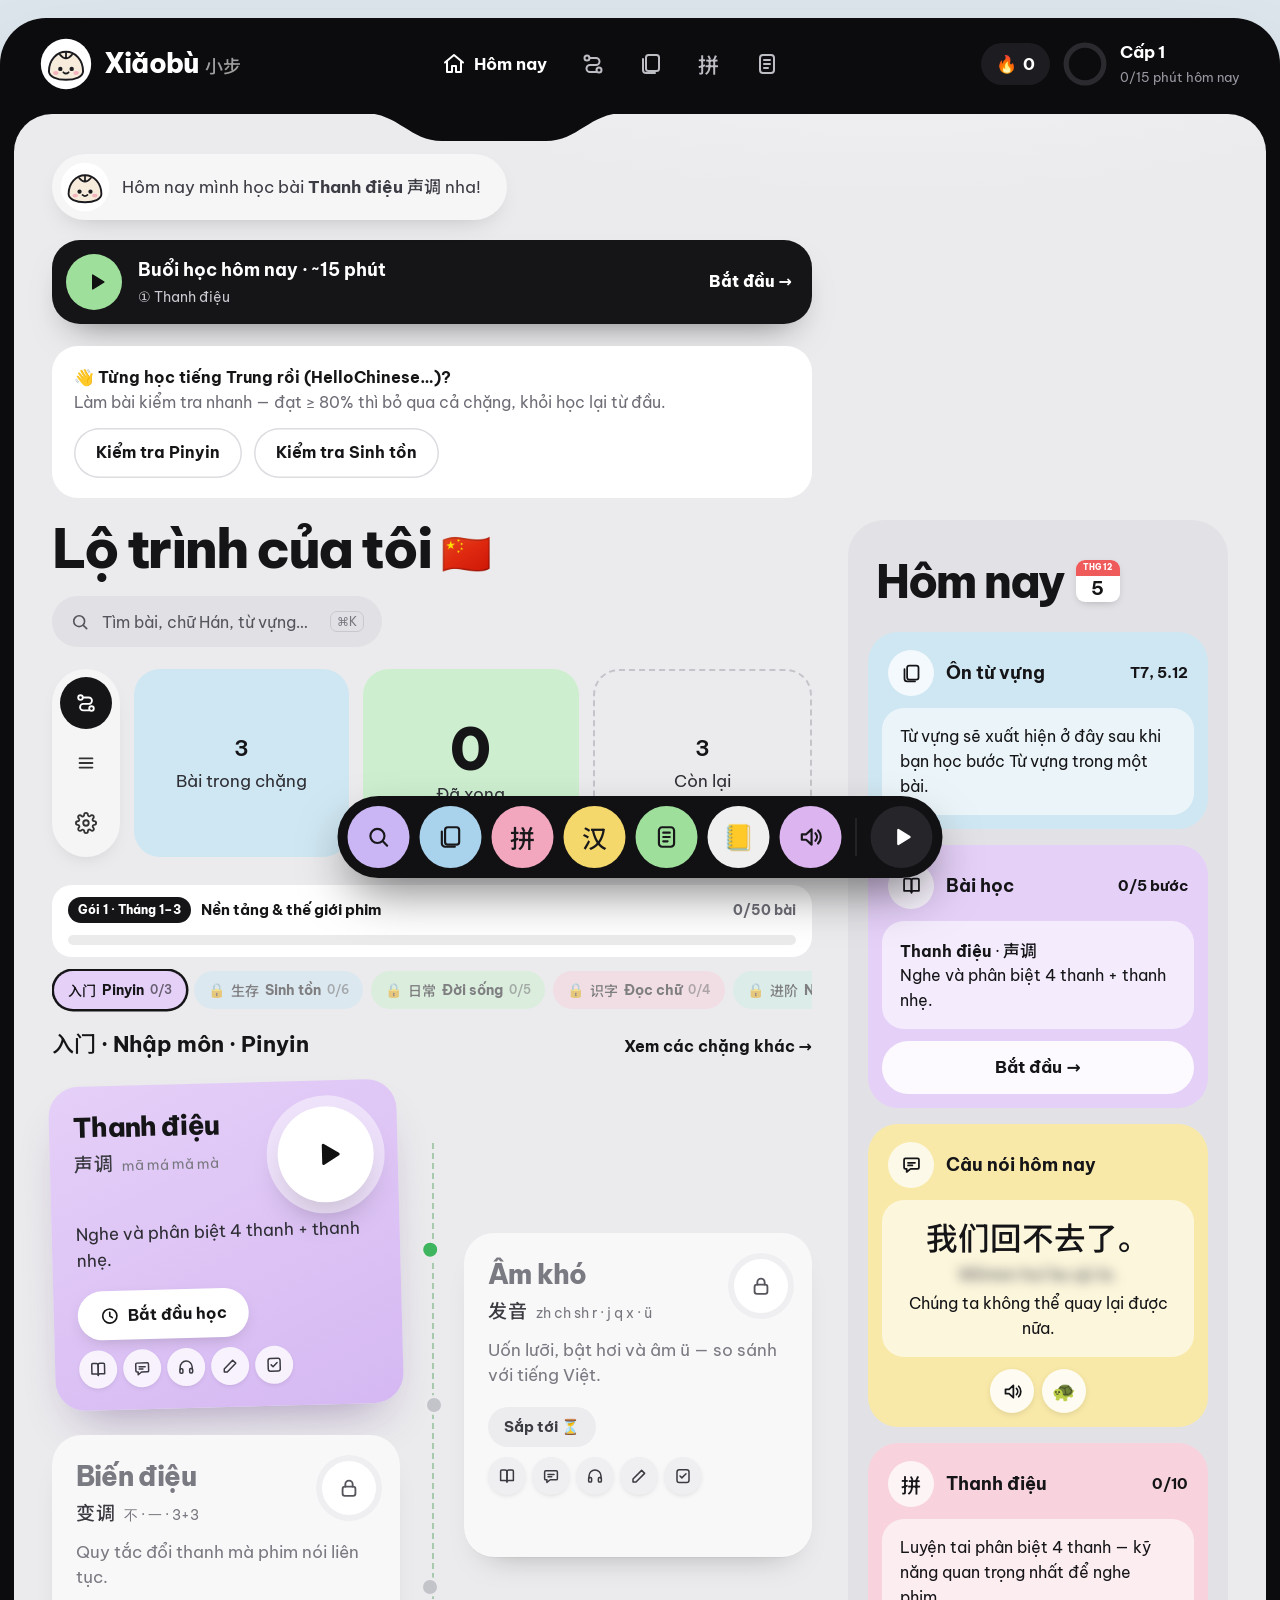
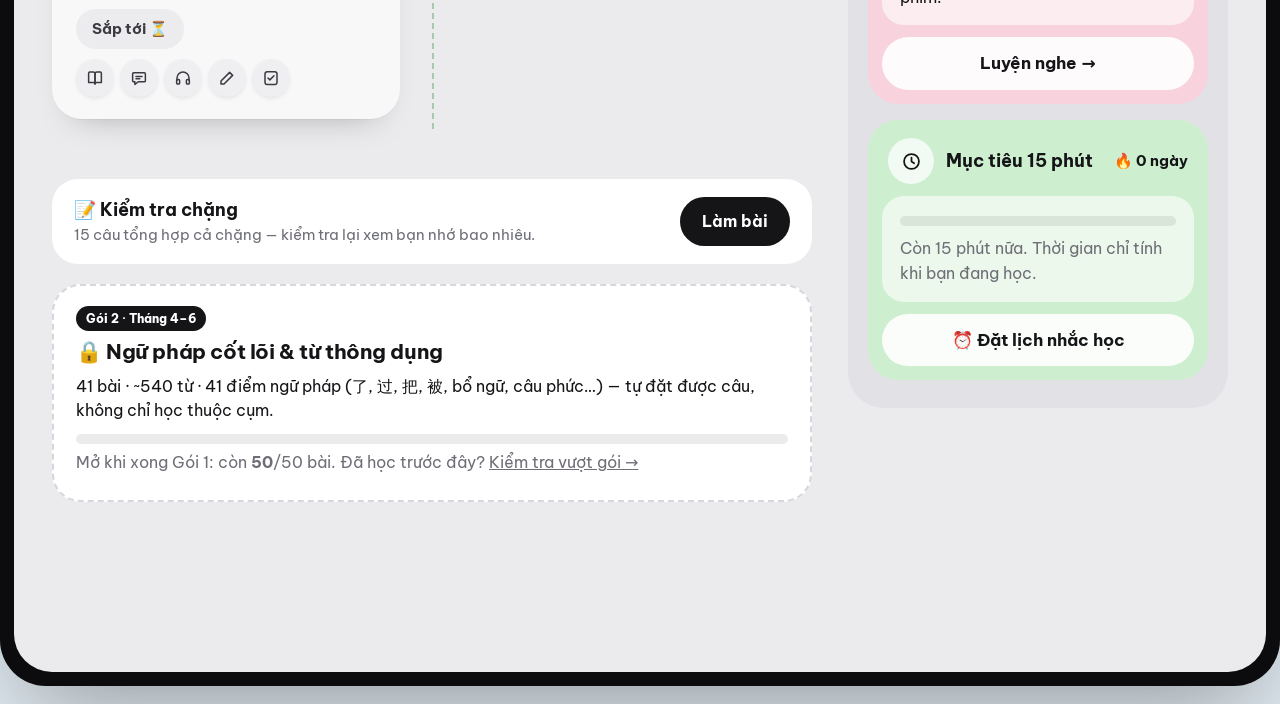
<file: index.html>
<!doctype html>
<html lang="vi">
<head>
<meta charset="utf-8">
<meta name="viewport" content="width=device-width, initial-scale=1, viewport-fit=cover">
<meta name="theme-color" content="#0c0c0e">
<meta name="referrer" content="no-referrer">
<meta name="mobile-web-app-capable" content="yes">
<meta name="apple-mobile-web-app-capable" content="yes">
<meta name="apple-mobile-web-app-status-bar-style" content="black-translucent">
<meta name="apple-mobile-web-app-title" content="Xiǎobù">
<meta name="description" content="Học tiếng Trung giản thể 15 phút mỗi ngày: xem phim, giao tiếp, đọc chữ đời thường.">
<title>Xiǎobù 小步 · Tiếng Trung 15 phút mỗi ngày</title>
<link rel="manifest" href="manifest.webmanifest">
<link rel="icon" href="icons/icon.svg" type="image/svg+xml">
<link rel="apple-touch-icon" href="icons/apple-touch-icon.png">
<link rel="preconnect" href="https://fonts.googleapis.com">
<link rel="preconnect" href="https://fonts.gstatic.com" crossorigin>
<link rel="stylesheet" href="https://fonts.googleapis.com/css2?family=Be+Vietnam+Pro:wght@400;500;600;700;800&family=Noto+Sans+SC:wght@400;500;700&display=swap">
<link rel="stylesheet" href="css/style.css">
</head>
<body>
<div class="app">
  <header class="top">
    <a class="brand" href="#/" aria-label="Trang chủ">
      <span class="mascot" id="brandMascot"></span>
      <span class="brand-name">Xiǎobù <span class="zh" lang="zh-CN">小步</span></span>
    </a>
    <nav class="nav" id="nav"></nav>
    <div class="hud">
      <span class="streak" title="Chuỗi ngày học"><span>🔥</span><b id="streakN">0</b></span>
      <div class="ring" id="ring"></div>
      <div class="lvl"><b id="lvlN">Cấp 1</b><small id="minN">0/15 phút hôm nay</small></div>
    </div>
  </header>
  <main class="panel" id="panel">
    <svg class="notch" id="notch" viewBox="0 0 260 30" aria-hidden="true"><path d="M0 0H260C226 0 214 28 182 28H78C46 28 34 0 0 0Z"/></svg>
    <div id="view"></div>
  </main>
</div>
<nav class="dock" id="dock" aria-label="Thanh công cụ"></nav>
<div id="toast" role="status" aria-live="polite"></div>

<script src="js/vendor/hanzi-writer.min.js" defer></script>
<script src="js/packs.js" defer></script>
<script src="js/data.js" defer></script>
<script src="js/data-phim.js" defer></script>
<script src="js/memo.js" defer></script>
<script src="js/comp.js" defer></script>
<script src="js/gloss.js" defer></script>
<script src="js/app.js" defer></script>
</body>
</html>
</file>
<file: css/style.css>
/* Xiǎobù 小步 — giao diện */
:root{
  --bg:#dce5ec; --shell:#0c0c0e; --panel:#ebebed; --card:#f8f8f9; --ink:#151518; --muted:#6e6e77; --line:#dcdce1;
  --c-purple:#e5d0f8; --c-purple2:#d5b8f2;
  --c-blue:#cfe7f2;   --c-blue2:#b5dbeb;
  --c-green:#cdefcf;  --c-green2:#b3e5b6;
  --c-yellow:#f8e9a8; --c-yellow2:#f2da7a;
  --c-pink:#f8d3dd;   --c-pink2:#f2b8c8;
  --c-mint:#cdeee6;   --c-mint2:#ade2d4;
  --c-peach:#fbdcc9; --c-peach2:#f5c2a3;
  --c-lav:#dcdafb;   --c-lav2:#c4bff5;
  --c-lilac:#ecd3f6;
  --ok:#3fb55f; --bad:#e8566f;
  --zh-scale:1;
  --font:'Be Vietnam Pro',system-ui,-apple-system,'Segoe UI',Roboto,sans-serif;
  --font-zh:'Noto Sans SC','PingFang SC','Hiragino Sans GB','Microsoft YaHei','Source Han Sans SC',sans-serif;
}
*{box-sizing:border-box}
html{-webkit-text-size-adjust:100%}
body{margin:0;background:var(--bg);font-family:var(--font);color:var(--ink);-webkit-font-smoothing:antialiased;-webkit-tap-highlight-color:transparent;line-height:1.45}
button{font-family:inherit;color:inherit}
a{color:inherit}
.zh{font-family:var(--font-zh);font-weight:500}
.py,.py-opt,.py-big{font-family:var(--font-zh);font-weight:500}
.muted{color:var(--muted)} .small{font-size:14px} .center{text-align:center}
svg{display:block}

/* color helpers */
.c-purple{--c:var(--c-purple);--c2:var(--c-purple2)} .c-blue{--c:var(--c-blue);--c2:var(--c-blue2)}
.c-green{--c:var(--c-green);--c2:var(--c-green2)} .c-yellow{--c:var(--c-yellow);--c2:var(--c-yellow2)}
.c-pink{--c:var(--c-pink);--c2:var(--c-pink2)} .c-mint{--c:var(--c-mint);--c2:var(--c-mint2)}
.c-peach{--c:var(--c-peach);--c2:var(--c-peach2)} .c-lav{--c:var(--c-lav);--c2:var(--c-lav2)}
[data-color=purple]{--c:var(--c-purple);--c2:var(--c-purple2)} [data-color=blue]{--c:var(--c-blue);--c2:var(--c-blue2)}
[data-color=green]{--c:var(--c-green);--c2:var(--c-green2)} [data-color=yellow]{--c:var(--c-yellow);--c2:var(--c-yellow2)}
[data-color=pink]{--c:var(--c-pink);--c2:var(--c-pink2)} [data-color=mint]{--c:var(--c-mint);--c2:var(--c-mint2)}
[data-color=peach]{--c:var(--c-peach);--c2:var(--c-peach2)} [data-color=lav]{--c:var(--c-lav);--c2:var(--c-lav2)}

/* ───────── shell ───────── */
.app{max-width:1340px;margin:18px auto;background:var(--shell);border-radius:46px;padding:0 14px 14px;box-shadow:0 40px 90px -30px rgba(0,0,0,.35)}
header.top{display:flex;align-items:center;gap:16px;padding:20px 26px 24px;color:#fff}
.brand{display:flex;align-items:center;gap:12px;text-decoration:none;color:#fff;flex:none}
.mascot{display:inline-block;width:52px;height:52px;flex:none}
.mascot svg{width:100%;height:100%}
.brand-name{font-weight:800;font-size:27px;letter-spacing:-.03em}
.brand-name .zh{font-size:18px;opacity:.6;font-weight:500;margin-left:2px}
.nav{flex:1;display:flex;justify-content:center;gap:6px}
.nav a{display:flex;align-items:center;gap:8px;color:#bdbdc4;text-decoration:none;padding:10px 14px;border-radius:999px;font-weight:700;font-size:17px;transition:.2s}
.nav a svg{width:24px;height:24px}
.nav a span:not(.nav-zh){display:none}
.nav-zh{font-size:21px;width:24px;text-align:center;line-height:24px}
.nav a.active{color:#fff}
.nav a.active span{display:inline}
.nav a:hover{background:#1d1d21;color:#fff}
.hud{display:flex;align-items:center;gap:12px;flex:none}
.streak{display:flex;align-items:center;gap:6px;background:#1d1d21;border-radius:999px;padding:9px 15px;font-weight:800;font-size:17px}
.ring{width:46px;height:46px}
.ring svg{width:100%;height:100%}
.lvl b{display:block;font-size:17px;letter-spacing:-.01em}
.lvl small{color:#9a9aa3;font-size:13px}
.panel{position:relative;background:var(--panel);background-image:radial-gradient(1200px 500px at 70% -10%,#f6f6f7 0%,transparent 60%);border-radius:38px;min-height:calc(100vh - 150px);padding:40px 38px 150px}
.notch{position:absolute;top:-1px;width:260px;height:30px;transform:translateX(-50%);fill:var(--shell);pointer-events:none;transition:left .35s cubic-bezier(.4,1.4,.6,1),opacity .2s;opacity:0}

/* ───────── dock ───────── */
.dock{position:fixed;left:50%;bottom:22px;transform:translateX(-50%);display:flex;align-items:center;gap:10px;background:#111114;padding:10px;border-radius:999px;box-shadow:0 22px 50px -12px rgba(0,0,0,.55);z-index:60}
.d{width:62px;height:62px;border-radius:50%;border:0;display:grid;place-items:center;font-size:25px;cursor:pointer;color:#18181b;transition:transform .15s}
.d svg{width:26px;height:26px}
.d:hover{transform:translateY(-3px)} .d:active{transform:scale(.94)}
.d.c-purple{background:#cbb6f5}.d.c-blue{background:#a9d3ec}.d.c-pink{background:#f2a7bf}.d.c-yellow{background:#f5d86b}.d.c-green{background:#9fdf9c}.d.c-lilac{background:#dcb4f0}
.d.c-dark{background:#25252a;color:#fff}
.dock .sep{width:1px;height:38px;background:#34343a;margin:0 4px}
body.in-lesson .dock{display:none}

/* ───────── buttons ───────── */
.btn{display:inline-flex;align-items:center;justify-content:center;gap:8px;background:var(--ink);color:#fff;border:0;border-radius:999px;padding:13px 22px;font-weight:700;font-size:16px;cursor:pointer;text-decoration:none;transition:transform .12s,opacity .2s}
.btn svg{width:20px;height:20px}
.btn:active{transform:scale(.97)} .btn:disabled{opacity:.35;cursor:default}
.btn.ghost{background:#fff;color:var(--ink);box-shadow:inset 0 0 0 1.5px var(--line)}
.btn.big{width:100%;padding:16px;font-size:17px}
.btn.red{background:var(--bad)}
.btn-white{display:inline-flex;align-items:center;gap:8px;background:#fff;border-radius:999px;padding:13px 22px;font-weight:700;color:var(--ink);text-decoration:none;box-shadow:0 6px 18px -8px rgba(0,0,0,.25)}
.btn-white svg{width:20px;height:20px}
.ibtn{width:44px;height:44px;border-radius:50%;border:0;background:rgba(255,255,255,.85);display:inline-grid;place-items:center;cursor:pointer;font-size:19px;box-shadow:0 2px 8px -3px rgba(0,0,0,.2);flex:none}
.ibtn svg{width:21px;height:21px}
.ibtn.mic.rec{background:var(--bad);color:#fff;animation:pulse 1s infinite}
@keyframes pulse{50%{box-shadow:0 0 0 10px rgba(232,86,111,.2)}}
.speaking{animation:speak .9s ease-in-out infinite}
@keyframes speak{50%{transform:scale(1.06)}}
.back{width:48px;height:48px;border-radius:50%;background:#fff;display:grid;place-items:center;flex:none;box-shadow:0 2px 10px -4px rgba(0,0,0,.2)}
.back svg{width:22px;height:22px}
.pill{display:inline-block;background:#ececef;border-radius:999px;padding:9px 16px;font-weight:700;font-size:15px;color:#3b3b42}
.chips{display:flex;gap:8px;flex-wrap:wrap;margin:6px 0 18px}
.chips.scroll{flex-wrap:nowrap;overflow-x:auto;padding-bottom:4px;scrollbar-width:none}
.chips.scroll::-webkit-scrollbar{display:none}
.chip{border:0;background:#fff;border-radius:999px;padding:10px 16px;font-weight:700;font-size:15px;cursor:pointer;white-space:nowrap;box-shadow:inset 0 0 0 1.5px var(--line)}
.chip.on{background:var(--ink);color:#fff;box-shadow:none}

/* ───────── home ───────── */
.greet{display:inline-flex;align-items:center;gap:12px;background:#f6f6f7;border-radius:999px;padding:8px 26px 8px 8px;box-shadow:0 10px 28px -16px rgba(0,0,0,.3);margin-bottom:26px;max-width:100%}
.greet .mascot{width:50px;height:50px}
.greet p{margin:0;font-size:17px;color:#3c3c44}
.home{display:grid;grid-template-columns:minmax(0,1fr) 380px;gap:36px;align-items:start}
.home>*{min-width:0}
.title-row{display:flex;align-items:center;justify-content:space-between;gap:20px;flex-wrap:wrap;margin-bottom:22px}
h1{font-size:54px;font-weight:800;letter-spacing:-.045em;margin:0;line-height:1.05}
.flag{font-size:.75em;vertical-align:middle}
.search-pill{display:flex;align-items:center;gap:12px;border:0;background:#e1e1e5;border-radius:999px;padding:15px 18px;min-width:330px;cursor:pointer;color:#55555e;font-size:16px}
.search-pill svg{width:20px;height:20px}
.search-pill span{flex:1;text-align:left}
kbd{font-family:inherit;font-size:12px;border:1.5px solid #c8c8cf;border-radius:7px;padding:2px 6px;color:#77777f}
.stats-row{display:flex;gap:14px;align-items:stretch;margin-bottom:28px}
.rail{display:flex;flex-direction:column;gap:8px;background:#f5f5f6;border-radius:999px;padding:8px;box-shadow:0 8px 22px -14px rgba(0,0,0,.25)}
.rail-btn{width:52px;height:52px;border-radius:50%;display:grid;place-items:center;text-decoration:none;color:#333}
.rail-btn svg{width:22px;height:22px}
.rail-btn.active{background:var(--ink);color:#fff}
.stat{flex:1;max-width:230px;border-radius:26px;padding:18px 14px;text-align:center;display:flex;flex-direction:column;justify-content:center;gap:4px;background:var(--c)}
.stat b{font-size:22px;font-weight:600}
.stat span{font-size:17px;color:#2f2f36}
.stat.big b{font-size:58px;font-weight:800;line-height:1}
.stat.dashed{background:transparent;border:2px dashed #c4c4cb}
.stage-head{display:flex;align-items:baseline;justify-content:space-between;gap:12px;margin:8px 0 22px}
.stage-head h3{margin:0;font-size:22px;font-weight:700}
.stage-head a{font-weight:700;text-decoration:none;white-space:nowrap}

/* zigzag path */
.zigzag{position:relative;display:grid;grid-template-columns:1fr 1fr;column-gap:64px;row-gap:28px;padding-bottom:150px}
.zigzag::before{content:'';position:absolute;left:50%;top:60px;bottom:140px;border-left:2px dashed #a9c9ae}
.zigzag>.lcard:nth-child(even){translate:0 150px}
.lcard{position:relative;background:var(--card);border-radius:30px;padding:26px 24px 22px;box-shadow:0 1px 0 rgba(0,0,0,.03),0 18px 34px -24px rgba(0,0,0,.35);transition:transform .2s}
.lcard::after{content:'';position:absolute;top:50%;width:14px;height:14px;border-radius:50%;background:var(--ok);border:3px solid var(--panel)}
.zigzag>.lcard:nth-child(odd)::after{right:-40px}
.zigzag>.lcard:nth-child(even)::after{left:-40px}
.lcard.locked::after{background:#c3c3ca}
.lcard.current{background:linear-gradient(155deg,var(--c),var(--c2));rotate:-1.5deg;box-shadow:0 26px 50px -24px rgba(80,40,120,.45)}
.lcard.done{background:#fff}
.lc-top{display:flex;justify-content:space-between;gap:12px;align-items:flex-start}
.lcard h4{margin:0;font-size:27px;font-weight:800;letter-spacing:-.03em;line-height:1.15}
.lc-zh{margin-top:6px;color:#77777f;font-size:16px}
.lc-zh .zh{font-size:19px;color:#3b3b42;letter-spacing:.06em}
.lc-sub{font-size:14px;margin-left:4px}
.lc-desc{font-size:17px;line-height:1.5;margin:14px 0 18px;color:#2d2d33}
.lcard.locked .lc-desc,.lcard.locked h4{color:#7a7a82}
.lc-foot{display:flex;justify-content:space-between;align-items:center;gap:10px;flex-wrap:wrap}
.lc-steps{display:flex;gap:6px}
.mini{width:38px;height:38px;border-radius:50%;background:rgba(255,255,255,.8);display:grid;place-items:center;color:#3a3a40;box-shadow:0 2px 6px -3px rgba(0,0,0,.2)}
.lcard:not(.current) .mini{background:#efeff2}
.mini svg{width:18px;height:18px}
.mini.on{background:var(--ink)!important;color:#fff}
.play{width:96px;height:96px;border-radius:50%;background:#fff;display:grid;place-items:center;color:#111;flex:none;box-shadow:0 0 0 11px rgba(255,255,255,.45),0 18px 34px -12px rgba(0,0,0,.4);transition:transform .15s}
.play svg{width:34px;height:34px;margin-left:4px}
.play:hover{transform:scale(1.05)}
.play.sm{width:54px;height:54px;box-shadow:0 0 0 6px #f0f0f3}
.play.sm svg{width:22px;height:22px;margin-left:2px}
.lock,.badge-done{width:54px;height:54px;border-radius:50%;background:#fff;display:grid;place-items:center;color:#55555c;flex:none;box-shadow:0 0 0 6px #efeff2}
.lock svg,.badge-done svg{width:22px;height:22px}
.badge-done{background:var(--ok);color:#fff;box-shadow:0 0 0 6px #e3f5e7}
.stage-test-cta{display:flex;align-items:center;justify-content:space-between;gap:16px;background:#fff;border-radius:26px;padding:18px 22px;margin-top:-90px;position:relative}
.stage-test-cta b{display:block;font-size:18px}
.stage-test-cta span{color:var(--muted);font-size:15px}

/* today aside */
.today{background:#e2e2e6;border-radius:36px;padding:28px 20px 12px;position:sticky;top:18px}
.today-head{display:flex;align-items:center;gap:12px;padding:0 8px 18px}
.today h2{font-size:46px;font-weight:800;letter-spacing:-.045em;margin:0}
.cal{display:inline-flex;flex-direction:column;align-items:center;width:44px;border-radius:9px;overflow:hidden;background:#fff;box-shadow:0 3px 10px -4px rgba(0,0,0,.3)}
.cal i{display:block;width:100%;background:#ef5b5b;color:#fff;font-style:normal;font-size:8px;font-weight:800;text-align:center;padding:2px 0}
.cal b{font-size:19px;line-height:1.2;padding:1px 0 2px}
.tcard{background:var(--c);border-radius:30px;padding:14px;margin-bottom:16px}
.tc-head{display:flex;align-items:center;gap:12px;font-weight:700;font-size:18px;padding:4px 6px 12px}
.tc-head .ic{width:46px;height:46px;border-radius:50%;background:rgba(255,255,255,.75);display:grid;place-items:center;flex:none;font-size:20px}
.tc-head .ic svg{width:21px;height:21px}
.tc-head .right{margin-left:auto;font-size:15px;font-weight:700;white-space:nowrap}
.tc-body{background:rgba(255,255,255,.6);border-radius:22px;padding:16px 18px;line-height:1.55;font-size:16px}
.tc-body .zh{font-size:1.05em}
.big-n{font-size:30px;font-weight:800;margin-right:4px}
.tc-btn{display:block;margin-top:12px;text-align:center;background:rgba(255,255,255,.9);border-radius:999px;padding:14px;font-weight:700;color:var(--ink);text-decoration:none;font-size:17px}
.tc-row{display:flex;gap:8px;justify-content:center;margin-top:12px}
.qod{text-align:center}
.qod-zh{border:0;background:none;cursor:pointer;padding:0;font-size:calc(30px*var(--zh-scale));line-height:1.3}
.qod .py{font-size:16px;color:#55555e;margin:2px 0 6px}
.bar{height:10px;background:rgba(0,0,0,.08);border-radius:99px;overflow:hidden;margin:4px 0 10px}
.bar i{display:block;height:100%;background:var(--ok);border-radius:99px;transition:width .4s}

/* ───────── generic page ───────── */
.page{max-width:900px;margin:0 auto}
.page-head{display:flex;align-items:center;gap:14px;margin-bottom:16px}
.page-head h1{font-size:40px}
.lead{font-size:17px;margin:0 0 20px}
.sec{font-size:22px;margin:32px 0 14px;letter-spacing:-.02em}
.card-pad{background:#fff;border-radius:26px;padding:20px 22px;margin-bottom:16px}
.card-pad h3{margin:0 0 12px;font-size:19px}
.empty{text-align:center;background:#fff;border-radius:30px;padding:34px 22px}
.empty svg{width:90px;height:90px;margin:0 auto 6px}
.empty h3{font-size:24px;margin:8px 0}
.hint{background:#fff;border-radius:20px;padding:14px 18px;margin-bottom:16px;font-size:16px;line-height:1.5}

/* path */
.stage-block{background:var(--c);border-radius:32px;padding:22px;margin-bottom:22px}
.sb-head{display:flex;justify-content:space-between;gap:16px;align-items:flex-start;margin-bottom:14px}
.sb-zh{font-size:15px;opacity:.65}
.sb-head h2{margin:2px 0 4px;font-size:26px;letter-spacing:-.03em}
.sb-head p{margin:0;font-size:15px;color:#3a3a42}
.sb-prog{min-width:120px;text-align:right}
.sb-prog b{font-size:22px}
.sb-prog .bar{background:rgba(255,255,255,.55)}
.sb-list{display:flex;flex-direction:column;gap:8px}
.sb-row{display:flex;align-items:center;gap:14px;background:rgba(255,255,255,.75);border-radius:20px;padding:12px 14px;text-decoration:none;color:var(--ink)}
.sb-row.cur{background:#fff;box-shadow:0 0 0 2.5px var(--ink)}
.sb-row.locked{opacity:.55}
.sb-ic{width:40px;height:40px;border-radius:50%;background:#fff;display:grid;place-items:center;flex:none}
.sb-row.cur .sb-ic{background:var(--ink);color:#fff}
.sb-ic svg{width:18px;height:18px}
.sb-t{flex:1;min-width:0}
.sb-t b{font-size:17px}
.sb-t small{display:block;color:var(--muted);font-size:14px;white-space:nowrap;overflow:hidden;text-overflow:ellipsis}
.sb-n{font-weight:700;color:#55555e;font-size:14px}
.sb-test{display:block;margin-top:12px;text-align:center;background:rgba(255,255,255,.9);border-radius:999px;padding:13px;font-weight:700;text-decoration:none}

/* ───────── lesson ───────── */
.lesson{max-width:760px;margin:0 auto}
.lesson-top{display:flex;align-items:center;gap:14px;margin-bottom:16px}
.lt-title small{color:var(--muted);font-weight:600;font-size:14px}
.lt-title h2{margin:0;font-size:28px;letter-spacing:-.03em;line-height:1.2}
.lt-title h2 .zh{font-size:.8em;color:#55555e}
.steps-tabs{display:flex;gap:8px;overflow-x:auto;padding:4px 2px 12px;margin-bottom:6px;scrollbar-width:none}
.steps-tabs::-webkit-scrollbar{display:none}
.stab{display:flex;align-items:center;gap:7px;background:#fff;border-radius:999px;padding:10px 15px;text-decoration:none;font-weight:700;font-size:15px;white-space:nowrap;color:#45454c;flex:none}
.stab svg{width:18px;height:18px}
.stab.done{background:var(--c-green);color:#1d5e2c}
.stab.active{background:var(--ink);color:#fff}
.intro{background:#fff;border-radius:22px;padding:4px 18px;margin-bottom:16px}
.intro summary{cursor:pointer;font-weight:700;padding:12px 0;font-size:17px}
.intro-body{padding-bottom:14px;font-size:16px;line-height:1.6}
.intro-body ul{padding-left:20px;margin:6px 0}
.intro-body li{margin:6px 0}
.intro-body .py{display:inline}

/* flashcard */
.fc-card{background:linear-gradient(160deg,var(--c),var(--c2));border-radius:34px;padding:30px 20px 22px;text-align:center;min-height:360px;display:flex;flex-direction:column;align-items:center;justify-content:center;gap:8px;box-shadow:0 24px 40px -28px rgba(0,0,0,.4)}
.fc-hz{border:0;background:none;cursor:pointer;padding:0;font-size:calc(88px*var(--zh-scale));line-height:1.15;color:var(--ink)}
.fc-hz .zh{font-weight:500}
.fc-card .py{font-size:24px;color:#3f3f47}
.hv{font-size:13px;color:#6f5a92;text-transform:uppercase;letter-spacing:.1em;background:rgba(255,255,255,.65);padding:4px 12px;border-radius:999px;font-weight:700}
.fc-vi{font-size:23px;font-weight:700;margin-top:4px}
.fc-actions{display:flex;gap:10px;margin-top:10px}
.fc-tip{font-size:13px;margin-top:6px}
.fc-nav{display:flex;align-items:center;justify-content:space-between;gap:12px;margin:16px 0}
.fc-nav .btn{min-width:64px}
.fc-nav #next{flex:1;max-width:260px}
.wordlist{background:#fff;border-radius:22px;padding:4px 16px 10px}
.wordlist summary{cursor:pointer;font-weight:700;padding:12px 0}
.wrow{display:flex;align-items:center;gap:12px;padding:10px 0;border-top:1px solid #f0f0f2}
.wrow-hz{border:0;background:none;cursor:pointer;font-size:calc(28px*var(--zh-scale));min-width:72px;text-align:left;padding:0}
.wrow-info{flex:1;min-width:0}
.wrow-info .py{font-size:15px;color:#55555e}
.wrow-vi{font-size:15px}
.hv-inline{font-size:11px;text-transform:uppercase;letter-spacing:.06em;color:#7a6a9a;font-weight:700}
.wrow .ibtn{background:#f3f3f5;box-shadow:none;width:40px;height:40px}
body.no-hv .hv,body.no-hv .hv-inline{display:none}
body.no-py .py{filter:blur(6px);cursor:pointer;user-select:none}
body.no-py .py.show{filter:none}

/* phrases */
.phrases{display:grid;grid-template-columns:repeat(auto-fill,minmax(300px,1fr));gap:14px}
.pcard{background:#fff;border-radius:26px;padding:18px 18px 14px;display:flex;flex-direction:column;gap:4px}
.lesson .pcard{background:linear-gradient(170deg,#fff 40%,color-mix(in srgb,var(--c) 45%,#fff))}
.pc-lesson{font-size:12px;font-weight:700;color:var(--muted);text-decoration:none;text-transform:uppercase;letter-spacing:.06em}
.pc-zh{border:0;background:none;cursor:pointer;text-align:left;padding:0;font-size:calc(28px*var(--zh-scale));line-height:1.35}
.pcard .py{font-size:16px;color:#55555e}
.pc-vi{font-size:17px;font-weight:600}
.pc-note{font-size:14px;color:#5a5a62;background:#f6f6f8;border-radius:14px;padding:9px 12px;margin-top:6px;line-height:1.5}
.pc-act{display:flex;gap:8px;margin-top:10px}
.pc-act .ibtn{background:#f2f2f5;box-shadow:none}
.mic-out:empty{display:none}
.sr-res{border-radius:14px;padding:10px 12px;margin-top:8px;font-size:15px;background:#f6f6f8}
.sr-res b{font-size:18px}
.sr-res.good{background:#e1f6e5}.sr-res.ok{background:#fdf3d4}.sr-res.bad{background:#fde3e8}
.step-actions{margin:22px 0 10px}
.rand{margin-bottom:14px}
#randBox .pcard{margin-bottom:16px;box-shadow:0 0 0 2.5px var(--ink)}

/* writer */
.writer-wrap{display:flex;gap:22px;align-items:center;flex-wrap:wrap;justify-content:center}
.writer-grid{border-radius:20px;border:2px solid #efd6d6;background:#fffdfb url("data:image/svg+xml,%3Csvg xmlns='http://www.w3.org/2000/svg' viewBox='0 0 100 100' preserveAspectRatio='none'%3E%3Cg stroke='%23ecbcbc' stroke-width='.5' stroke-dasharray='2 2' fill='none'%3E%3Cpath d='M0 0L100 100M100 0L0 100M50 0V100M0 50H100'/%3E%3C/g%3E%3C/svg%3E") center/100% 100% no-repeat;touch-action:none;flex:none}
.fallback-char{display:grid;place-items:center;height:100%;font-size:150px}
.w-info{flex:1;min-width:200px;text-align:center}
.w-big{border:0;background:none;cursor:pointer;font-size:60px;padding:0}
.w-info .py{font-size:22px}
.w-vi{font-size:18px;font-weight:600;margin:4px 0 14px}
.w-btns{display:flex;gap:8px;justify-content:center;flex-wrap:wrap}
.w-btns .ibtn{background:#f2f2f5;box-shadow:none}
.w-msg{min-height:24px;margin-top:12px;font-size:15px}
.ctabs{display:flex;gap:8px;margin-bottom:14px;flex-wrap:wrap}
.ctab{width:62px;height:62px;border-radius:18px;border:0;background:#fff;font-size:30px;cursor:pointer}
.ctab.active{background:var(--ink);color:#fff}
.write-input{display:flex;gap:10px}
.write-input input{flex:1;font-size:18px;border:1.5px solid var(--line);border-radius:999px;padding:12px 18px;font-family:var(--font-zh);min-width:0}
.char-grid{display:grid;grid-template-columns:repeat(auto-fill,minmax(74px,1fr));gap:10px}
.cg{position:relative;border:0;background:#fff;border-radius:18px;padding:10px 4px 8px;cursor:pointer;display:flex;flex-direction:column;align-items:center}
.cg .zh{font-size:32px;line-height:1.2}
.cg small{font-size:12px;color:var(--muted);font-family:var(--font-zh)}
.cg.learned::after{content:'';position:absolute;top:8px;right:8px;width:8px;height:8px;border-radius:50%;background:var(--ok)}
.cg.written{box-shadow:inset 0 0 0 2px var(--c-green2)}

/* ───────── quiz ───────── */
.quiz{max-width:640px;margin:0 auto}
.qtop{display:flex;align-items:center;gap:12px;margin-bottom:18px}
.qbar{flex:1;height:12px;background:#dcdce1;border-radius:99px;overflow:hidden}
.qbar i{display:block;height:100%;background:var(--ok);border-radius:99px;transition:width .4s}
.qcount{font-weight:700;font-size:14px;color:var(--muted);min-width:42px;text-align:right}
.qprompt{background:#fff;border-radius:28px;padding:24px 18px;text-align:center;margin-bottom:16px}
.qlabel{font-size:15px;font-weight:700;color:var(--muted);margin-bottom:10px}
.qhz{border:0;background:none;cursor:pointer;font-size:calc(66px*var(--zh-scale));line-height:1.2;padding:0}
.qhz.static{cursor:default}
.qph{border:0;background:none;cursor:pointer;font-size:calc(32px*var(--zh-scale));line-height:1.4;padding:0}
.qprompt .py{font-size:19px;color:#55555e}
.qvi{font-size:24px;font-weight:700}
.qvi.small{font-size:17px;font-weight:500;color:var(--muted);margin-top:4px}
.listen-row{display:flex;gap:14px;justify-content:center;align-items:center}
.listen-big{width:96px;height:96px;border-radius:50%;border:0;background:linear-gradient(160deg,var(--c,var(--c-purple)),var(--c2,var(--c-purple2)));display:grid;place-items:center;cursor:pointer;box-shadow:0 0 0 10px #f1f1f4}
.listen-big svg{width:40px;height:40px}
.listen-slow{width:56px;height:56px;border-radius:50%;border:0;background:#f1f1f4;font-size:24px;cursor:pointer}
.qopts{display:grid;gap:10px}
.qopts.zh-opts{grid-template-columns:1fr 1fr}
.opt{background:#fff;border:2px solid #e3e3e8;border-radius:20px;padding:15px 18px;font-size:17px;text-align:left;min-height:60px;cursor:pointer;transition:transform .1s,border-color .2s;line-height:1.4}
.opt:active{transform:scale(.98)}
.zh-opts .opt{text-align:center;font-size:calc(30px*var(--zh-scale));padding:14px 8px}
.opt.ok{background:#e2f7e6;border-color:var(--ok)}
.opt.bad{background:#fde5e9;border-color:var(--bad)}
.opt:disabled{cursor:default;color:var(--ink)}
.py-opt{font-size:20px}
.qfb{margin-top:14px;padding:16px;border-radius:24px;background:#fff;border:2px solid transparent}
.qfb.ok{border-color:#bfe9c9}.qfb.bad{border-color:#f6c1cb}
.fb-title{font-weight:800;font-size:18px;margin-bottom:8px}
.qfb .btn{margin-top:14px}
.xrow{display:flex;align-items:center;gap:14px;padding:8px 0}
.xrow-hz{border:0;background:#f5f5f7;border-radius:16px;padding:6px 12px;cursor:pointer;font-size:calc(22px*var(--zh-scale));flex:none;max-width:58%;text-align:left;line-height:1.35}
.xrow .py{font-size:15px;color:#55555e}
.xrow-vi{font-size:15px;font-weight:600}
.build .b-ans{min-height:72px;background:#fff;border-radius:22px;padding:12px;display:flex;flex-wrap:wrap;gap:8px;align-items:center;margin-bottom:14px;border:2px dashed #d3d3d9}
.build .b-ans.ok{border:2px solid var(--ok);background:#effbf1}
.build .b-ans.bad{border:2px solid var(--bad);background:#fff1f3}
.b-bank{display:flex;flex-wrap:wrap;gap:8px;justify-content:center;margin-bottom:16px}
.tok{border:0;background:#fff;border-radius:16px;padding:10px 15px;font-size:calc(26px*var(--zh-scale));cursor:pointer;box-shadow:0 3px 0 #d9d9df}
.tok.in{background:var(--c,var(--c-purple));box-shadow:none}
.tok.used{visibility:hidden}

/* result */
.result{text-align:center;background:#fff;border-radius:32px;padding:30px 20px;max-width:640px;margin:0 auto}
.res-ring{--p:0;width:130px;height:130px;border-radius:50%;margin:0 auto 12px;display:grid;place-items:center;background:conic-gradient(var(--ok) calc(var(--p)*1%),#ececf0 0)}
.result.fail .res-ring{background:conic-gradient(#f2b14b calc(var(--p)*1%),#ececf0 0)}
.res-ring b{width:100px;height:100px;border-radius:50%;background:#fff;display:grid;place-items:center;font-size:30px}
.result h3{font-size:24px;margin:8px 0 4px;letter-spacing:-.02em}
.wrong-list{text-align:left;background:#fafafb;border-radius:22px;padding:12px 16px;margin:18px 0}
.wrong-list h4{margin:4px 0 6px}
.res-btns{display:flex;gap:10px;justify-content:center;flex-wrap:wrap;margin-top:16px}

/* review cards */
.rc{max-width:560px;margin:0 auto}
.rc-card{background:linear-gradient(160deg,var(--c),var(--c2));border-radius:34px;min-height:330px;padding:28px 20px;display:flex;flex-direction:column;align-items:center;justify-content:center;gap:8px;text-align:center}
.rc-hz{border:0;background:none;cursor:pointer;font-size:calc(72px*var(--zh-scale));line-height:1.2;padding:0}
.rc-hz.sm{font-size:calc(46px*var(--zh-scale))}
.rc-vi{font-size:28px;font-weight:800}
.rc-back{display:flex;flex-direction:column;align-items:center;gap:6px;border-top:2px dashed rgba(0,0,0,.12);padding-top:14px;margin-top:6px;width:100%}
.rc-back[hidden]{display:none}
.rc-back .py{font-size:22px}
.rc-vi2{font-size:21px;font-weight:700}
.rc-btns{display:grid;grid-template-columns:repeat(3,1fr);gap:10px;margin-top:16px}
.rc-btns .btn.big{grid-column:1/-1}
.gbtn{border:0;border-radius:20px;padding:14px 6px;font-weight:800;font-size:17px;cursor:pointer;display:flex;flex-direction:column;align-items:center;gap:2px}
.gbtn small{font-weight:600;font-size:12px;opacity:.7}
.g0{background:#fde0e5}.g1{background:#fdf0c8}.g2{background:#d9f4de}

/* pinyin page */
.tone-grid{display:grid;grid-template-columns:repeat(4,1fr);gap:12px;margin-bottom:16px}
.tone-card{border:0;background:#fff;border-radius:26px;padding:16px 10px;cursor:pointer;display:flex;flex-direction:column;align-items:center;gap:2px;color:var(--ink)}
.tone-card:nth-child(1){color:#4a8bd6}.tone-card:nth-child(2){color:#3aa65a}.tone-card:nth-child(3){color:#c48a12}.tone-card:nth-child(4){color:#d2486a}
.tone-card svg{width:54px;height:54px;background:#f6f6f8;border-radius:14px;padding:6px}
.py-big{font-size:34px;line-height:1.2}
.tone-card span{font-weight:800;color:var(--ink)}
.tone-card small{color:var(--muted);font-size:13px;text-align:center}
.tone-eg{font-weight:500!important;font-size:15px;margin-top:4px}
.drill-cta{display:flex;align-items:center;justify-content:space-between;gap:12px}
.drill-cta p{margin:2px 0 0}
#drill:not(:empty){margin:10px 0 20px}
.toneset{display:flex;flex-direction:column;gap:8px}
.ts-row{display:grid;grid-template-columns:repeat(4,1fr);gap:8px}
.ts{border:0;background:#fff;border-radius:16px;padding:8px;cursor:pointer;display:flex;flex-direction:column;align-items:center}
.ts .zh{font-size:28px}
.ts small{font-family:var(--font-zh);color:#55555e;font-size:14px}
.py-table{display:grid;grid-template-columns:repeat(auto-fill,minmax(132px,1fr));gap:8px}
.py-cell{border:0;background:#fff;border-radius:18px;padding:10px 12px;text-align:left;cursor:pointer;display:flex;flex-direction:column;gap:2px}
.py-cell b{font-size:22px;font-family:var(--font-zh)}
.py-cell span{font-size:17px}
.py-cell i{font-style:normal;font-family:var(--font-zh);color:#55555e;font-size:14px}
.py-cell small{color:var(--muted);font-size:12.5px;line-height:1.3}
.rules{margin:0;padding-left:20px;line-height:1.8}

/* search */
.search-box{display:flex;align-items:center;gap:10px;background:#fff;border-radius:999px;padding:6px 8px 6px 18px;margin-bottom:16px;box-shadow:0 0 0 2px var(--line)}
.search-box svg{width:20px;height:20px;color:var(--muted);flex:none}
.search-box input{flex:1;border:0;outline:0;font-size:17px;padding:12px 4px;background:none;font-family:inherit;min-width:0}
.res-item{background:#fff;border-radius:18px;padding:2px 14px 10px;margin-bottom:8px}
.res-item .wrow{border:0}
.res-l{font-size:13px;font-weight:700;color:var(--muted);text-decoration:none}

/* settings */
.stat-strip{display:grid;grid-template-columns:repeat(4,1fr);gap:10px;margin-bottom:16px}
.stat-strip div{background:#fff;border-radius:20px;padding:14px 8px;text-align:center}
.stat-strip b{display:block;font-size:24px}
.stat-strip span{font-size:13px;color:var(--muted)}
.field{display:flex;flex-direction:column;gap:8px;margin:10px 0 14px;font-weight:600}
.field select{font-size:16px;padding:12px 14px;border-radius:14px;border:1.5px solid var(--line);background:#fff;font-family:inherit}
input[type=range]{width:100%;accent-color:var(--ink)}
.toggle{display:flex;align-items:center;gap:12px;margin:12px 0;cursor:pointer;font-weight:600;flex-wrap:wrap}
.toggle input{display:none}
.toggle span{width:50px;height:30px;border-radius:99px;background:#d4d4da;position:relative;flex:none;transition:.2s}
.toggle span::after{content:'';position:absolute;top:3px;left:3px;width:24px;height:24px;border-radius:50%;background:#fff;transition:.2s;box-shadow:0 2px 4px rgba(0,0,0,.2)}
.toggle input:checked+span{background:var(--ok)}
.toggle input:checked+span::after{left:23px}
.toggle small{font-weight:400;width:100%;padding-left:62px;margin-top:-6px}
.font-demo{font-size:calc(30px*var(--zh-scale));background:#f7f7f9;border-radius:16px;padding:12px 16px;text-align:center}
.warn{background:#fff6dc;border-radius:16px;padding:12px 16px;font-size:15px;line-height:1.55;margin-bottom:10px}
.warn ul{padding-left:18px;margin:6px 0 0}
.btn-row{display:flex;gap:10px;flex-wrap:wrap;margin-top:10px}
.btn.file{cursor:pointer}
#codeBox{width:100%;margin-top:10px;border-radius:14px;border:1.5px solid var(--line);padding:10px;font-family:monospace;font-size:12px}
.danger h3{color:var(--bad)}


/* ───────── chống quên: buổi học, mẹo nhớ, cảnh phim ───────── */
.session-cta{display:flex;align-items:center;gap:16px;background:var(--ink);color:#fff;border-radius:28px;padding:14px 20px 14px 14px;text-decoration:none;margin:-6px 0 22px;box-shadow:0 18px 36px -20px rgba(0,0,0,.55);max-width:760px}
.sc-play{width:56px;height:56px;border-radius:50%;background:#9fdf9c;color:#111;display:grid;place-items:center;flex:none}
.sc-play svg{width:24px;height:24px;margin-left:3px}
.sc-txt{flex:1;min-width:0}
.sc-txt b{display:block;font-size:18px}
.sc-steps{display:flex;flex-wrap:wrap;gap:6px;margin-top:4px;font-size:14px;color:#c9c9d0}
.sc-steps i{font-style:normal}
.sc-go{font-weight:800;white-space:nowrap}
.comeback{display:flex;align-items:center;justify-content:space-between;gap:14px;flex-wrap:wrap;max-width:760px;margin-bottom:22px}
.comeback b{display:block;margin-bottom:2px}
.comeback .btn-row{margin:0}
.stage-chips{display:flex;gap:8px;overflow-x:auto;padding:2px 2px 10px;margin:0 0 6px;scrollbar-width:none}
.stage-chips::-webkit-scrollbar{display:none}
.schip{flex:none;border:0;border-radius:999px;padding:9px 14px;background:var(--c);font-weight:700;font-size:14px;cursor:pointer;display:flex;align-items:center;gap:6px;white-space:nowrap;color:var(--ink)}
.schip small{font-weight:600;opacity:.6;font-size:12px}
.schip.on{box-shadow:0 0 0 2.5px var(--ink)}
.schip.locked{opacity:.5}
.memo{background:rgba(255,255,255,.75);border:1.5px dashed #c9b3e6;border-radius:16px;padding:10px 12px;margin-top:10px;font-size:14px;line-height:1.5;text-align:left;width:100%;max-width:440px}
.memo>b{display:block;font-size:13px;color:#6f5a92;margin-bottom:2px}
.memo-c{font-size:20px;margin-right:4px;color:#6f5a92}
.qfb .memo,.rc-back .memo{background:#faf7ff}
.scene{background:linear-gradient(170deg,#fff 30%,color-mix(in srgb,var(--c) 55%,#fff))}
.scene-head{display:flex;justify-content:space-between;align-items:center;gap:12px;flex-wrap:wrap;margin-bottom:10px}
.scene-head b{display:block;font-size:18px}
.scene-head small{font-size:13px}
.scene-lines{display:flex;flex-direction:column;gap:8px;margin-bottom:12px}
.sl{display:flex;gap:10px;align-items:flex-start;padding:10px 12px;border-radius:18px;background:rgba(255,255,255,.75);transition:background .2s,box-shadow .2s}
.sl.on{background:#fff;box-shadow:0 0 0 2.5px var(--ink)}
.sl-who{flex:none;font-size:12px;font-weight:800;background:var(--c);border-radius:999px;padding:4px 10px;margin-top:6px;max-width:90px;text-align:center}
.sl-main{flex:1;min-width:0}
.sl-zh{border:0;background:none;cursor:pointer;padding:0;text-align:left;font-size:calc(22px*var(--zh-scale));line-height:1.4}
.sl .py{font-size:14px;color:#55555e}
.sl-vi{font-size:15px;font-weight:600;margin-top:2px}
.hide-vi .sl-vi{filter:blur(6px);user-select:none}
.small-btn{padding:9px 16px;font-size:14px}
.chunk-bar{display:flex;align-items:center;gap:6px;margin-bottom:12px;flex-wrap:wrap}
.chunk-bar span{width:30px;height:30px;border-radius:50%;background:#fff;display:grid;place-items:center;font-weight:800;font-size:14px;color:#8a8a92}
.chunk-bar span.on{background:var(--ink);color:#fff}
.chunk-bar span.done{background:var(--c-green);color:#1d5e2c}
.chunk-bar small{margin-left:6px}
.pill.retry{background:#fff3cf;color:#7a5a00;margin-bottom:6px}
.mini-res{background:#fff;border-radius:26px;padding:22px;text-align:center}
.mini-res b{font-size:19px;display:block;margin-bottom:6px}
.mini-res .btn-row{justify-content:center}
.mini-res.ok{background:#e9f8ec}
.spiral{display:inline-block;background:#fff3cf;color:#7a5a00;font-weight:700;font-size:13px;border-radius:999px;padding:4px 12px;margin-bottom:8px}
.leech{display:block;width:100%;text-align:left;border:0;cursor:pointer;background:#fff3e6;box-shadow:inset 0 0 0 2px #f5d2a8}
.leech b{display:block;font-size:17px}
.lock-note{margin-top:6px!important;font-size:14px!important;background:rgba(255,255,255,.6);border-radius:12px;padding:6px 10px;display:inline-block}
.track-h{font-size:26px;margin:28px 0 2px;letter-spacing:-.02em}
.track-h+p{margin:0 0 14px}
input[type=time]{font-size:18px;padding:10px 14px;border-radius:14px;border:1.5px solid var(--line);font-family:inherit;max-width:180px}
@media (max-width:820px){
  .session-cta{margin:0 0 16px;padding:12px 14px 12px 12px;gap:12px}
  .sc-play{width:48px;height:48px}
  .sc-txt b{font-size:16px}
  .sc-go{display:none}
  .comeback{margin-bottom:16px}
  .sl-who{max-width:70px;font-size:11px;padding:3px 8px}
}


/* ───────── gói học & ngữ pháp ───────── */
.pack-bar{display:flex;align-items:center;gap:10px;flex-wrap:wrap;background:#fff;border-radius:20px;padding:12px 16px;margin-bottom:12px}
.pack-bar .pb-tag{font-size:12px;font-weight:800;background:var(--ink);color:#fff;border-radius:999px;padding:4px 10px}
.pack-bar b{font-size:15px}
.pack-bar .pb-n{margin-left:auto;font-weight:700;font-size:14px;color:var(--muted)}
.pack-bar .bar{flex-basis:100%;margin:2px 0 0}
.next-pack{background:#fff;border-radius:28px;padding:20px 22px;margin:20px 0;border:2px dashed #d6d6dc;max-width:760px}
.next-pack.big{border:0;background:linear-gradient(150deg,#e9f8ec,#d5efe0);box-shadow:0 18px 36px -24px rgba(0,80,30,.5)}
.next-pack h3{margin:6px 0 4px;font-size:21px;letter-spacing:-.02em}
.next-pack p{margin:6px 0;line-height:1.5}
.next-pack .bar{margin:12px 0 6px}
.np-tag{display:inline-block;font-size:12px;font-weight:800;background:var(--ink);color:#fff;border-radius:999px;padding:4px 10px}
.np-ok{font-weight:700;color:#1d5e2c}
.np-soon{opacity:.75}
.pack-h{margin:34px 0 8px;padding-top:18px;border-top:2px solid #dcdce1}
.pack-h:first-of-type{border-top:0;padding-top:0;margin-top:6px}
.pack-h span{font-size:12px;font-weight:800;background:var(--ink);color:#fff;border-radius:999px;padding:4px 10px}
.pack-h h2{font-size:30px;margin:8px 0 2px;letter-spacing:-.03em}
.pack-h p{margin:0 0 6px}
.gram{background:#fff;border-radius:22px;padding:4px 18px;margin-bottom:16px;box-shadow:inset 0 0 0 2px #cfe0ff}
.gram summary{cursor:pointer;font-weight:800;padding:12px 0;font-size:17px;color:#1f4fa8}
.gram-body{padding-bottom:14px}
.gram-f{font-family:var(--font-zh);background:#eef4ff;border-radius:14px;padding:10px 14px;font-weight:700;font-size:15px;line-height:1.6}
.gram-d{font-size:16px;line-height:1.65;margin:12px 0}
.gram-ex{display:flex;flex-direction:column;gap:8px}
.gx{background:#f7f9ff;border-radius:16px;padding:10px 14px}
.gx-zh{border:0;background:none;cursor:pointer;padding:0;text-align:left;font-size:calc(22px*var(--zh-scale));line-height:1.4}
.gx .py{font-size:14px;color:#55555e}
.gx-vi{font-size:15px;font-weight:600}
.gram-tag{background:#eef4ff;color:#1f4fa8}
@media (max-width:820px){ .next-pack{padding:18px 16px} .pack-h h2{font-size:24px} }

.diag{white-space:pre-wrap;background:#111;color:#9fdf9c;border-radius:14px;padding:12px;font-size:12px;margin:10px 0}
/* toast & confetti */
#toast{position:fixed;left:50%;top:18px;transform:translate(-50%,-220%);opacity:0;visibility:hidden;background:var(--ink);color:#fff;padding:13px 20px;border-radius:18px;font-size:15px;z-index:100;max-width:min(92vw,520px);box-shadow:0 14px 34px -10px rgba(0,0,0,.5);transition:transform .35s cubic-bezier(.3,1.4,.6,1);text-align:center}
#toast.show{transform:translate(-50%,env(safe-area-inset-top,0px));opacity:1;visibility:visible}
.confetti{position:fixed;inset:0;pointer-events:none;z-index:99;overflow:hidden}
.confetti i{position:absolute;top:-20px;width:10px;height:14px;border-radius:3px;animation:fall linear forwards}
@keyframes fall{to{top:105vh;transform:rotate(720deg) translateX(40px)}}

/* ───────── tablet ───────── */
@media (max-width:1180px){
  .home{grid-template-columns:minmax(0,1fr) 330px;gap:24px}
  h1{font-size:44px}
  .search-pill{min-width:0;flex:1}
  .zigzag{column-gap:48px}
  .zigzag>.lcard:nth-child(odd)::after{right:-32px}.zigzag>.lcard:nth-child(even)::after{left:-32px}
}
@media (max-width:1000px){
  .home{grid-template-columns:1fr}
  .today{position:static;order:-1;padding:0;background:none}
  .today h2{font-size:34px}
  .today-head{padding:0 4px 12px}
  .today-cards{display:flex;align-items:stretch;gap:12px;overflow-x:auto;scroll-snap-type:x mandatory;margin:0 -14px;padding:0 14px 12px;scroll-padding-left:14px;scrollbar-width:none}
  .today-cards::-webkit-scrollbar{display:none}
  .tcard{flex:0 0 min(82%,340px);scroll-snap-align:start;margin-bottom:0;display:flex;flex-direction:column}
  .tcard .tc-body{flex:1}
  .tc-lesson{order:-1}
  .qod-zh{font-size:calc(24px*var(--zh-scale))}
  .qod .muted.small{display:none}
}

/* ───────── phone ───────── */
@media (max-width:820px){
  body{background:var(--shell)}
  .app{margin:0;border-radius:0;padding:0;min-height:100vh;min-height:100dvh;box-shadow:none}
  header.top{padding:calc(env(safe-area-inset-top) + 12px) 16px 16px;gap:10px}
  .mascot{width:42px;height:42px}
  .brand-name{font-size:22px}
  .brand-name .zh{display:none}
  .nav{display:none}
  .hud{margin-left:auto;gap:10px}
  .streak{padding:7px 12px;font-size:15px}
  .ring{width:40px;height:40px}
  .lvl b{font-size:15px}.lvl small{font-size:12px}
  .panel{border-radius:28px 28px 0 0;padding:20px 14px calc(110px + env(safe-area-inset-bottom));min-height:calc(100vh - 70px)}
  .notch{display:none}
  h1{font-size:34px}
  .page-head h1{font-size:28px}
  .greet{border-radius:24px;padding:8px 16px 8px 8px;margin-bottom:16px}
  .greet .mascot{width:42px;height:42px}
  .greet p{font-size:15px}
  .title-row{margin-bottom:16px}
  .search-pill{flex:1 1 100%;width:100%;padding:13px 16px;font-size:15px}
  .search-pill kbd{display:none}
  .stats-row{gap:10px;margin-bottom:20px}
  .rail{display:none}
  .stat{border-radius:22px;padding:14px 8px;max-width:none}
  .stat b{font-size:20px}.stat span{font-size:14px}
  .stat.big b{font-size:42px}
  .stage-head{flex-direction:column;gap:4px;margin-bottom:16px}
  .stage-head h3{font-size:19px}
  .zigzag{grid-template-columns:1fr;row-gap:18px;padding:0 0 0 28px;margin-bottom:20px}
  .zigzag::before{left:8px;top:30px;bottom:30px}
  .zigzag>.lcard:nth-child(even){translate:none}
  .zigzag>.lcard::after,.zigzag>.lcard:nth-child(odd)::after,.zigzag>.lcard:nth-child(even)::after{left:-28px;right:auto}
  .lcard{padding:20px 18px 18px;border-radius:26px}
  .lcard.current{rotate:-.8deg}
  .lcard h4{font-size:22px}
  .lc-desc{font-size:16px;margin:10px 0 14px}
  .play{width:74px;height:74px;box-shadow:0 0 0 8px rgba(255,255,255,.45),0 14px 26px -10px rgba(0,0,0,.4)}
  .play svg{width:28px;height:28px}
  .play.sm,.lock,.badge-done{width:46px;height:46px}
  .mini{width:34px;height:34px}
  .stage-test-cta{margin-top:0;flex-direction:column;align-items:stretch;text-align:left}
  .dock{bottom:calc(10px + env(safe-area-inset-bottom));gap:6px;padding:7px}
  .d{width:44px;height:44px;font-size:19px}
  .d svg{width:20px;height:20px}
  .dock .sep{height:28px;margin:0 1px}
  .lt-title h2{font-size:22px}
  .fc-card{min-height:330px;border-radius:30px}
  .phrases{grid-template-columns:1fr}
  .tone-grid{grid-template-columns:repeat(2,1fr)}
  .stat-strip{grid-template-columns:repeat(2,1fr)}
  .stage-block{padding:18px 14px;border-radius:28px}
  .sb-head{flex-direction:column}
  .sb-prog{text-align:left;width:100%}
  .qprompt{padding:20px 14px;border-radius:24px}
  .listen-big{width:84px;height:84px}
  .opt{font-size:16px;padding:14px 16px}
  .result{padding:24px 14px}
  .res-btns .btn{flex:1}
  .card-pad{padding:18px 16px}
}
@media (max-width:400px){
  .d{width:40px;height:40px;font-size:17px}
  .d svg{width:18px;height:18px}
  .dock{gap:5px;padding:6px}
  .lvl{display:none}
  .stat span{font-size:13px}
  .py-table{grid-template-columns:repeat(2,1fr)}
}
@media (prefers-reduced-motion:reduce){*{animation:none!important;transition:none!important}}
.rp{margin-top:14px}.rp-npc{background:var(--soft,#f3f0ff);border-radius:14px;padding:10px 12px;margin-top:6px}.rp-say{margin-top:10px;display:flex;align-items:center;gap:8px;flex-wrap:wrap}.rp .opt .py,.qopts .opt [data-py]{font-size:.8em}
/* v7 — Hán tự trước, giãn nút, từ trong câu */
.fc-actions,.pc-act,.w-btns{gap:16px!important;margin-top:14px}
.fc-actions .ibtn,.pc-act .ibtn,.w-btns .ibtn{width:48px;height:48px}
.qopts{gap:12px}.btn-row{gap:12px;flex-wrap:wrap}
.fc-nav{gap:14px;margin-top:16px}
.wib{display:flex;flex-wrap:wrap;gap:6px;margin-top:10px}
.wi{border:1px solid #e6e6ec;background:#fafafb;border-radius:10px;padding:5px 9px;display:flex;flex-direction:column;align-items:center;cursor:pointer;min-width:44px;font:inherit;color:inherit}
.wi b{font-size:1.15em;font-weight:500}.wi small{font-size:.72em;color:#6b6b75;line-height:1.2;max-width:110px;text-align:center}
.wi.new{border-color:#f0b24a;background:#fff7e8}.wi.new small::before{content:'mới · ';color:#c47a00;font-weight:600}
.memo-i{margin-top:6px}.memo-parts{display:flex;flex-wrap:wrap;gap:4px 12px;margin-top:4px;font-size:.85em;color:#555}
.memo-parts b{font-size:1.15em;color:#8e5bd6;margin-right:2px}
.w-next{display:flex;flex-direction:column;align-items:center;gap:10px;margin-top:16px}
.linkbtn{background:none;border:0;color:#8a8a93;text-decoration:underline;font:inherit;font-size:.9em;padding:8px;cursor:pointer}
.step-actions{margin-top:28px}
[hidden]{display:none!important}
/* v9 — họ hàng chữ, mẹo của tôi, sổ câu phim */
.fam{margin-top:12px;text-align:left;font-size:.88em;background:rgba(255,255,255,.6);border-radius:12px;padding:8px 10px}
.fam-r{display:flex;flex-wrap:wrap;align-items:center;gap:6px;margin-top:6px}
.fam-r>b{font-size:1.2em;color:#8e5bd6}.wi.known{border-color:#9fdf9c;background:#effaee}
.memo-my{background:#fff7e0;border-radius:8px;padding:6px 8px;margin-bottom:4px}
.memo-edit{background:none;border:0;color:#8e5bd6;font:inherit;font-size:.82em;padding:6px 4px;cursor:pointer;display:block;margin-top:2px}
.memo-form{margin-top:8px;display:flex;flex-direction:column;gap:8px}
.memo-form textarea,.mine-form textarea,.mine-form input{width:100%;box-sizing:border-box;border:1px solid #ddd;border-radius:10px;padding:10px;font:inherit;font-size:16px}
.mine-form textarea{font-family:"Noto Sans SC",sans-serif;font-size:20px}
.mine-form{display:flex;flex-direction:column;gap:12px}
.mine-form .field{display:flex;flex-direction:column;gap:6px;font-weight:600;font-size:.9em}
.memo-empty{padding:6px 10px}
</file>
